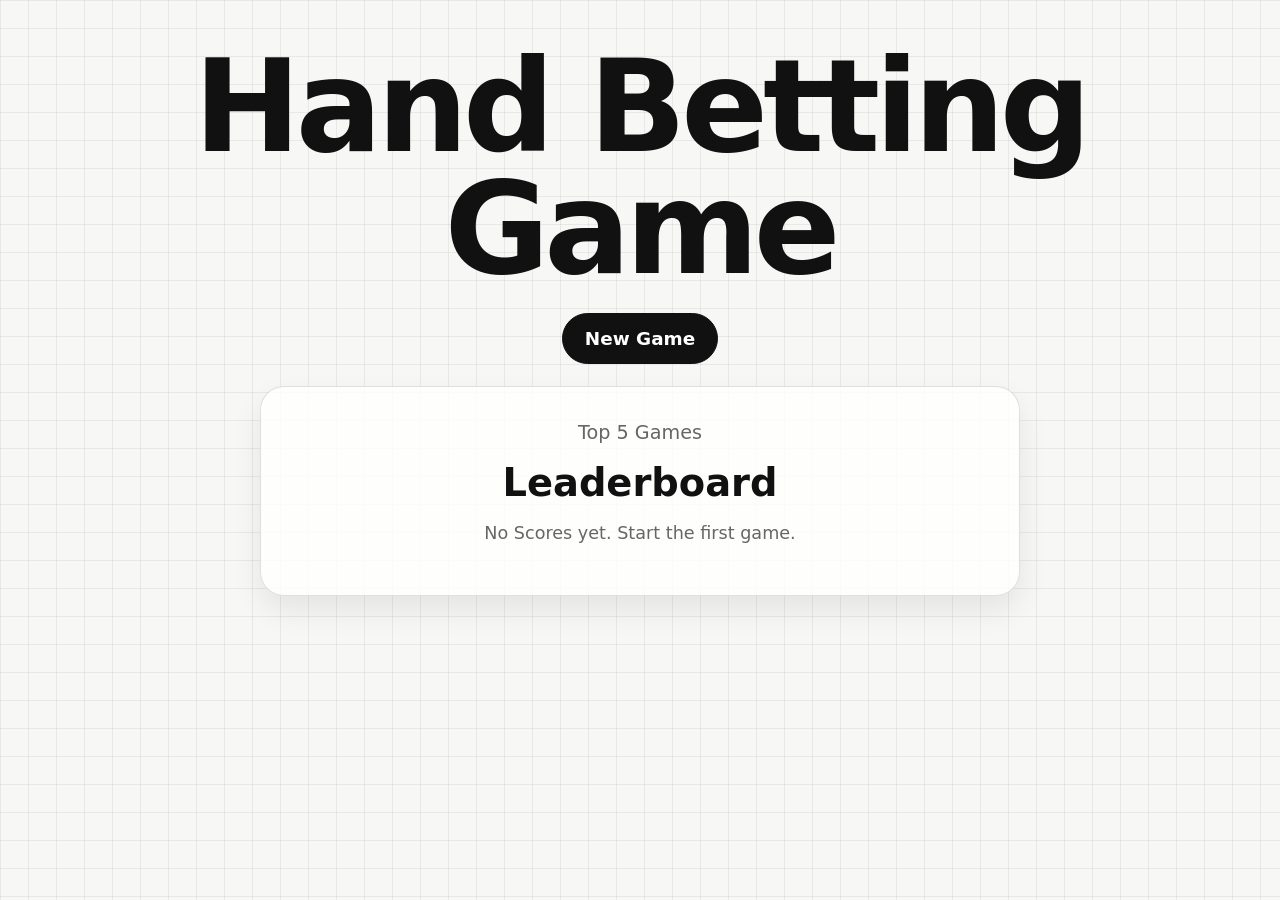
<file: index.html>
<!doctype html>
<html lang="en">
  <head>
    <meta charset="UTF-8" />
    <meta name="viewport" content="width=device-width, initial-scale=1.0" />
    <script src="script.js" defer></script>
    <link rel="stylesheet" href="./style.css" />
    <title>Hand Betting Game</title>
  </head>
  <body class="home-page">
    <h1>Hand Betting Game</h1>
    <a id="startGame" href="./game.html">New Game</a>
    <section>
      <div>
        <p>Top 5 Games</p>
        <p></p>
        <h2>Leaderboard</h2>
        <ol id="top-games"></ol>
        <p id="empty">No Scores yet. Start the first game.</p>
      </div>
    </section>
  </body>
</html>
</file>
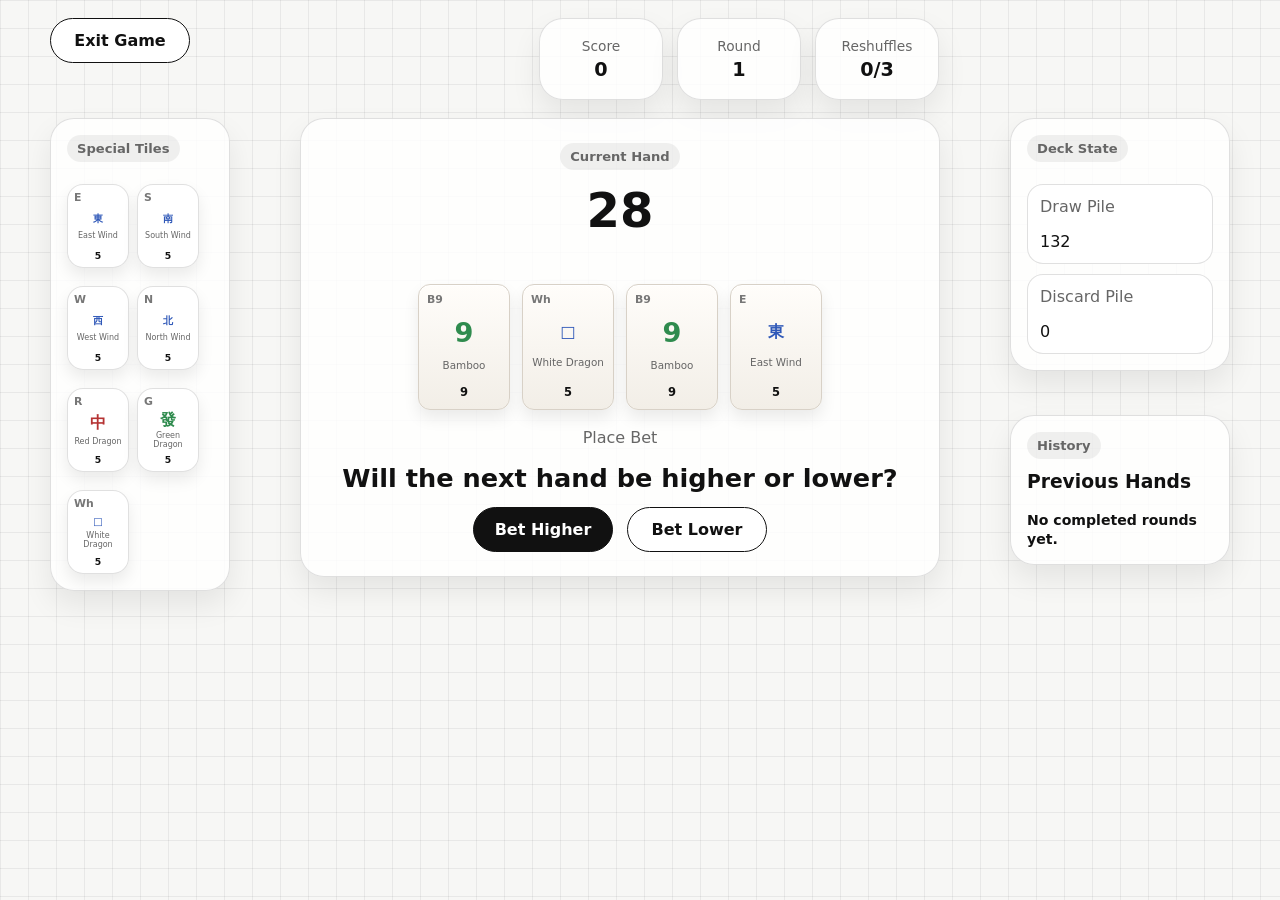
<file: game.html>
<!doctype html>
<html lang="en">
  <head>
    <meta charset="UTF-8" />
    <meta name="viewport" content="width=device-width, initial-scale=1.0" />
    <script src="script.js" defer></script>
    <link rel="stylesheet" href="./style.css" />
    <title>Hand Betting Game</title>
  </head>
  <body class="game-page">
    <div class="game-layout">
      <a class="exit-link" href="./index.html">Exit Game</a>

      <div class="top-page">
        <div class="status">
          <p>Score</p>
          <p id="score">0</p>
        </div>

        <div class="status">
          <p>Round</p>
          <p id="round">1</p>
        </div>

        <div class="status">
          <p>Reshuffles</p>
          <p id="reshuffle">0/3</p>
        </div>
      </div>

      <section class="s-pile">
        <p>Special Tiles</p>
        <div class="special-pile"></div>
      </section>

      <section class="main">
        <div class="hand">
          <p>Current Hand</p>
          <h3 id="hand-total"></h3>
          <p id="result-message"></p>

          <div id="current-tiles"></div>

          <section class="bet">
            <div class="set-bet">
              <p>Place Bet</p>
              <h3>Will the next hand be higher or lower?</h3>
              <div class="bet-buttons">
                <button id="higher">Bet Higher</button>
                <button id="lower">Bet Lower</button>
              </div>
            </div>
          </section>
        </div>
      </section>

      <section class="deck-state">
        <p>Deck State</p>

        <div class="dr-status">
          <p>Draw Pile</p>
          <div id="draw">0</div>
        </div>

        <div class="di-status">
          <p>Discard Pile</p>
          <div id="discard">0</div>
        </div>
      </section>

      <section class="history">
        <p>History</p>
        <h3>Previous Hands</h3>
        <div id="previous-tiles"></div>
        <span class="empty">No completed rounds yet.</span>
      </section>
    </div>

    <div id="game-over" class="game-over hidden">
      <div class="game-over-box">
        <h2>Game Over</h2>
        <p id="game-over-text"></p>
        <a href="./index.html">Back To Home</a>
        <button id="play-again">Play Again</button>
      </div>
    </div>
  </body>
</html>
</file>
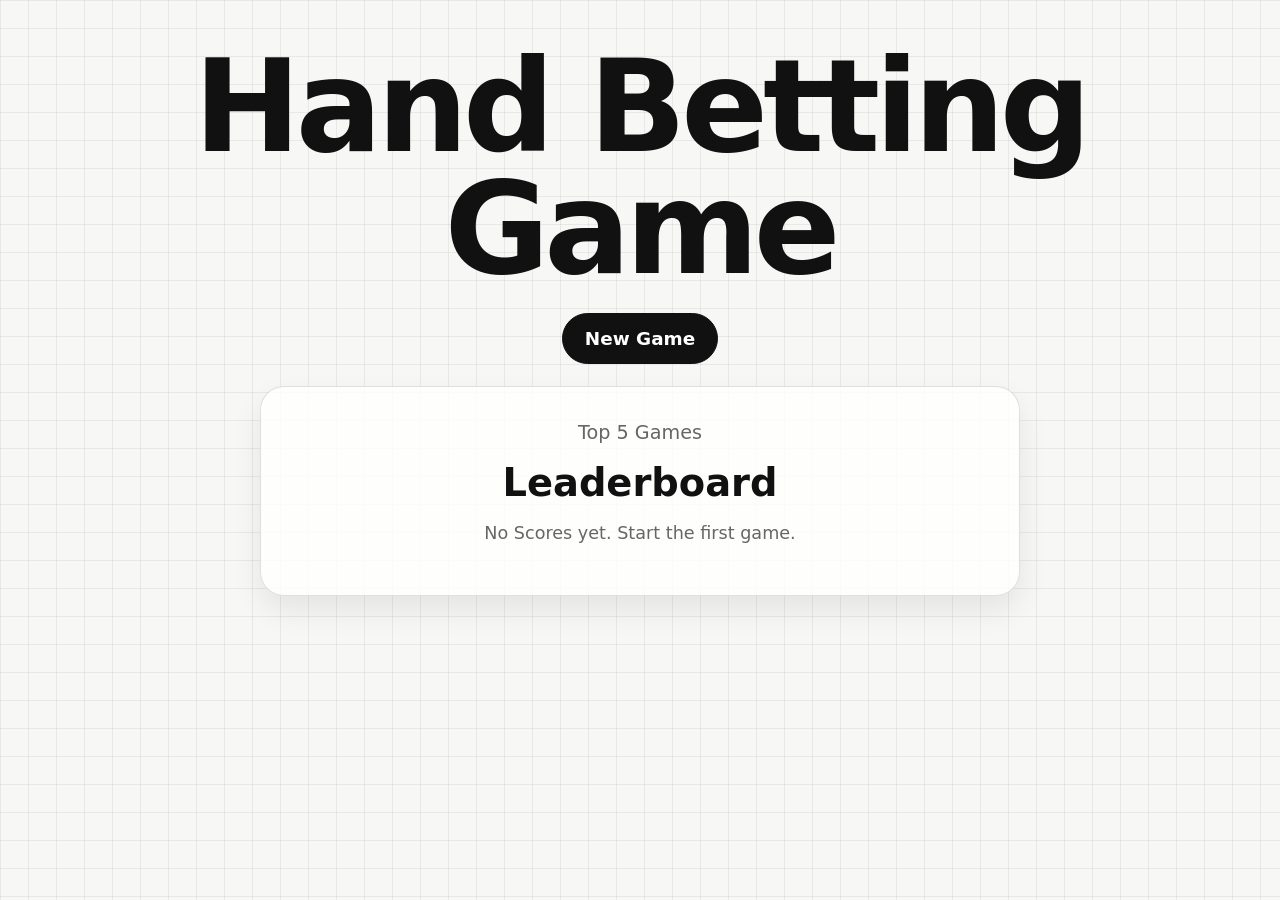
<file: home.html>
<!doctype html>
<html lang="en">
  <head>
    <meta charset="UTF-8" />
    <meta name="viewport" content="width=device-width, initial-scale=1.0" />
    <script src="script.js" defer></script>
    <link rel="stylesheet" href="./style.css" />
    <title>Bet Game</title>
  </head>
  <body class="home-page">
    <h1>Hand Betting Game</h1>
    <a id="startGame" href="./game.html">New Game</a>
    <section>
      <div>
        <p>Top 5 Games</p>
        <p></p>
        <h2>Leaderboard</h2>
        <ol id="top-games"></ol>
        <p id="empty">No Scores yet. Start the first game.</p>
      </div>
    </section>
  </body>
</html>
</file>
<file: style.css>
:root {
  --bg: #f7f7f5;
  --grid: rgba(0, 0, 0, 0.06);
  --text: #111;
  --muted: #666;
  --card: rgba(255, 255, 255, 0.82);
  --line: rgba(0, 0, 0, 0.12);
  --strong-line: #111;
  --shadow: 0 14px 30px rgba(0, 0, 0, 0.08);
  --radius-lg: 24px;
  --radius-md: 16px;
  --radius-sm: 12px;
}

* {
  box-sizing: border-box;
}

body {
  margin: 0;
  min-height: 100vh;
  padding: 18px;
  color: var(--text);
  font-family: Inter, system-ui, sans-serif;
  background:
    linear-gradient(var(--grid) 1px, transparent 1px),
    linear-gradient(90deg, var(--grid) 1px, transparent 1px), var(--bg);
  background-size: 28px 28px;
}

a {
  color: inherit;
  text-decoration: none;
}

button {
  font: inherit;
  cursor: pointer;
}

h1,
h2,
h3,
p {
  margin-top: 0;
}

h1 {
  margin: 8px auto 18px;
  width: fit-content;
  font-size: clamp(2.6rem, 6vw, 4.5rem);
  font-weight: 900;
  letter-spacing: -0.04em;
  line-height: 0.95;
}

#startGame,
.exit-link,
#higher,
#lower,
#play-again,
.game-over-box a {
  display: inline-flex;
  align-items: center;
  justify-content: center;
  min-width: 140px;
  padding: 12px 18px;
  border: 1px solid var(--strong-line);
  border-radius: 999px;
  background: #111;
  color: #fff;
  font-weight: 700;
  transition:
    transform 0.18s ease,
    opacity 0.18s ease;
}

#startGame:hover,
.exit-link:hover,
#higher:hover,
#lower:hover,
#play-again:hover,
.game-over-box a:hover {
  transform: translateY(-2px);
}

.exit-link,
#lower {
  background: #fff;
  color: #111;
}

#startGame {
  display: flex;
  width: fit-content;
  margin: 0 auto 22px;
}

body > section > div,
.status,
.hand,
.s-pile,
.history,
.deck-state,
.game-over-box {
  background: var(--card);
  border: 1px solid var(--line);
  border-radius: var(--radius-lg);
  box-shadow: var(--shadow);
}

body > section > div {
  max-width: 640px;
  margin: 0 auto;
  padding: 24px;
  text-align: center;
}

#top-games {
  list-style: none;
  padding: 0;
  margin: 18px 0 0;
  display: grid;
  gap: 10px;
}

#top-games li {
  padding: 14px;
  border: 1px solid var(--line);
  border-radius: var(--radius-md);
  background: rgba(255, 255, 255, 0.95);
  font-weight: 700;
}

#empty,
p {
  color: var(--muted);
}

.home-page h1 {
  font-size: clamp(4.5rem, 10vw, 8rem);
  margin: 28px auto 24px;
  text-align: center;
}

.home-page section > div {
  max-width: 760px;
  padding: 34px;
}

.home-page section > div > p:first-child {
  font-size: 1.2rem;
  margin-bottom: 8px;
}

.home-page h2 {
  font-size: 2.4rem;
  margin-bottom: 16px;
}

.home-page #startGame {
  font-size: 1.15rem;
  padding: 14px 22px;
}

.home-page #top-games li {
  font-size: 1.2rem;
  padding: 18px 20px;
}

.home-page #empty {
  font-size: 1.1rem;
}

.game-layout {
  max-width: 1180px;
  margin: 0 auto;
  display: grid;
  grid-template-columns: 180px 1fr 220px;
  grid-template-rows: auto auto auto;
  gap: 18px;
  align-items: start;
}

.exit-link {
  grid-column: 1;
  grid-row: 1;
  justify-self: start;
}

.top-page {
  grid-column: 2 / 4;
  grid-row: 1;
  width: 100%;
  display: flex;
  justify-content: center;
  gap: 14px;
  flex-wrap: wrap;
}

.status {
  width: 124px;
  min-height: 82px;
  padding: 12px;
  display: flex;
  flex-direction: column;
  align-items: center;
  justify-content: center;
  text-align: center;
}

.status p:first-child {
  margin: 0 0 4px;
  font-size: 0.86rem;
  color: var(--muted);
}

.status p:last-child {
  margin: 0;
  font-size: 1.2rem;
  font-weight: 800;
  color: var(--text);
}

.s-pile,
.deck-state,
.history {
  width: 100%;
  padding: 16px;
}

.s-pile {
  grid-column: 1;
  grid-row: 2 / 4;
}

.main {
  grid-column: 2;
  grid-row: 2 / 4;
  display: flex;
  align-items: center;
  justify-content: center;
}

.deck-state {
  grid-column: 3;
  grid-row: 2;
}

.history {
  grid-column: 3;
  grid-row: 3;
  max-height: 320px;
  overflow-y: auto;
}

.hand {
  width: min(100%, 640px);
  min-height: 430px;
  margin: 0 auto;
  padding: 24px;
  text-align: center;
}

.hand > p:first-child,
.s-pile > p:first-child,
.history > p:first-child,
.deck-state > p:first-child {
  display: inline-block;
  margin-bottom: 12px;
  padding: 6px 10px;
  border-radius: 999px;
  background: rgba(0, 0, 0, 0.06);
  font-size: 0.82rem;
  font-weight: 700;
  color: var(--muted);
}

#hand-total {
  margin-bottom: 6px;
  font-size: clamp(2rem, 4vw, 3rem);
  font-weight: 900;
}

#result-message {
  min-height: 22px;
  margin-bottom: 18px;
  font-weight: 600;
}

#current-tiles {
  display: flex;
  justify-content: center;
  flex-wrap: wrap;
  gap: 12px;
  margin-bottom: 18px;
}

#previous-tiles {
  display: grid;
  gap: 10px;
}

.history-tiles,
.special-pile {
  display: flex;
  flex-wrap: wrap;
  gap: 8px;
}

.tile {
  width: 92px;
  height: 126px;
  min-height: 126px;
  padding: 8px 8px 10px;
  display: flex;
  flex-direction: column;
  align-items: center;
  justify-content: space-between;
  border-radius: 12px;
  background: linear-gradient(180deg, #fffdfa 0%, #f2eee7 100%);
  border: 1px solid #d8d1c7;
  box-shadow:
    inset 0 1px 0 rgba(255, 255, 255, 0.95),
    0 8px 16px rgba(0, 0, 0, 0.08);
  color: #111;
}

.tile-small,
.special-pile .tile {
  width: 62px;
  height: 84px;
  min-height: 84px;
  padding: 6px;
}

.tile-code {
  align-self: flex-start;
  font-size: 0.68rem;
  font-weight: 700;
  color: #777;
}

.tile-symbol {
  display: flex;
  align-items: center;
  justify-content: center;
  flex-wrap: wrap;
  gap: 2px;
  max-width: 100%;
  font-size: 1.7rem;
  font-weight: 800;
  line-height: 1;
  text-align: center;
  word-break: break-word;
}

.tile-small .tile-symbol {
  font-size: 1rem;
}

.tile.blue .tile-symbol {
  font-size: 1rem;
  line-height: 1.1;
  color: #2f58b8;
}

.tile-small.blue .tile-symbol {
  font-size: 0.65rem;
  line-height: 1;
}

.tile.red .tile-symbol {
  color: #b53333;
}

.tile.green .tile-symbol {
  color: #2f8b4e;
}

.tile-label {
  font-size: 0.65rem;
  color: #666;
  text-align: center;
  line-height: 1.1;
}

.tile-small .tile-label {
  font-size: 0.5rem;
}

.tile-points {
  font-size: 0.72rem;
  font-weight: 700;
  color: #111;
}

.tile-small .tile-points {
  font-size: 0.58rem;
}

.bet {
  width: 100%;
  margin-top: 8px;
}

.set-bet h3 {
  margin-bottom: 14px;
  font-size: clamp(1.1rem, 3vw, 1.6rem);
}

.bet-buttons {
  display: flex;
  justify-content: center;
  gap: 14px;
  flex-wrap: wrap;
}

.dr-status,
.di-status,
.prev-hand,
.special-pile div {
  margin-top: 10px;
  padding: 12px;
  border: 1px solid var(--line);
  border-radius: var(--radius-md);
  background: rgba(255, 255, 255, 0.92);
}

.history-result {
  display: inline-block;
  margin-bottom: 8px;
  padding: 5px 9px;
  border-radius: 999px;
  background: #111;
  color: #fff;
  font-size: 0.76rem;
  font-weight: 700;
}

.prevhand-total,
.empty {
  margin-top: 8px;
  font-size: 0.88rem;
  font-weight: 600;
}

.hidden,
.game-over.hidden {
  display: none;
}

.game-over {
  position: fixed;
  inset: 0;
  padding: 18px;
  display: flex;
  align-items: center;
  justify-content: center;
  background: rgba(15, 15, 15, 0.3);
}

.game-over-box {
  width: min(520px, 100%);
  padding: 26px 20px;
  text-align: center;
}

.game-over-box h2 {
  margin-bottom: 12px;
  font-size: clamp(2rem, 5vw, 3rem);
  font-weight: 900;
}

#game-over-text {
  display: inline-block;
  margin: 8px 0 18px;
  padding: 12px 16px;
  border-radius: 12px;
  background: rgba(0, 0, 0, 0.06);
  font-weight: 700;
}

@media (max-width: 980px) {
  .game-layout {
    grid-template-columns: 160px 1fr 160px;
    gap: 14px;
  }

  .tile {
    width: 82px;
    height: 112px;
    min-height: 112px;
  }

  .tile-small,
  .special-pile .tile {
    width: 62px;
    height: 84px;
    min-height: 84px;
  }
}

@media (max-width: 860px) {
  .game-layout {
    grid-template-columns: 1fr;
    grid-template-rows: auto;
  }

  .exit-link,
  .top-page,
  .s-pile,
  .main,
  .deck-state,
  .history {
    grid-column: auto;
    grid-row: auto;
    width: 100%;
  }

  .main {
    display: block;
  }

  .hand {
    width: 100%;
    min-height: auto;
  }

  .top-page {
    justify-content: center;
  }

  .tile {
    width: 82px;
    height: 112px;
    min-height: 112px;
  }
}

@media (max-width: 640px) {
  body {
    padding: 14px 10px 20px;
  }

  h1 {
    font-size: 2.8rem;
  }

  body > section > div,
  .hand,
  .s-pile,
  .history,
  .deck-state,
  .game-over-box {
    padding: 16px;
  }

  .status {
    width: calc(50% - 8px);
  }

  .tile {
    width: 78px;
    height: 106px;
    min-height: 106px;
  }

  .tile-small,
  .special-pile .tile {
    width: 58px;
    height: 78px;
    min-height: 78px;
  }

  #higher,
  #lower,
  #startGame {
    width: 100%;
  }
}
</file>
